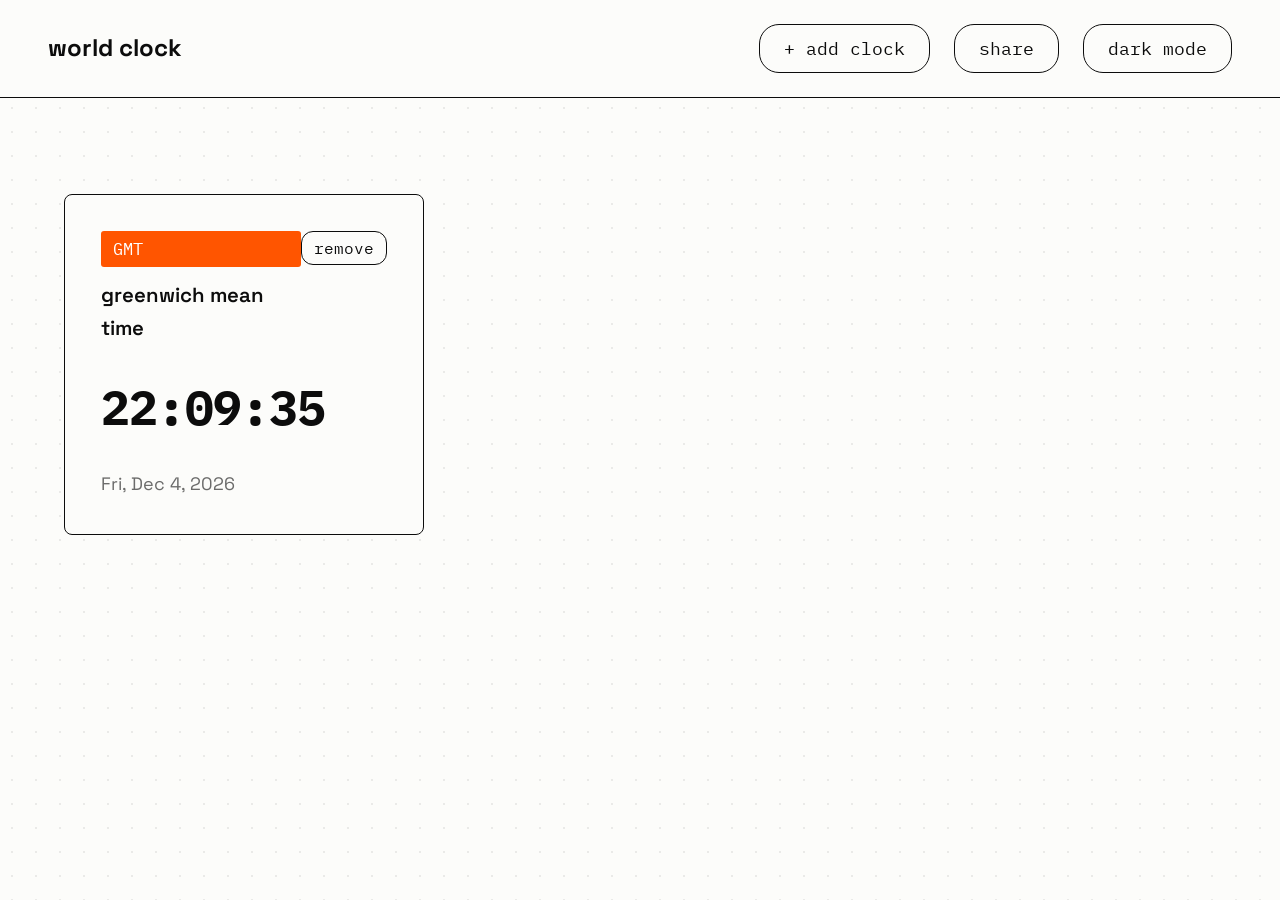
<file: clock.html>
<!DOCTYPE html>
<html lang="en">
<!--
===============================================================================
Document Title : Clock
Author         : Aaditya Rengarajan
Development    : Vibe-coded with assistance from Anthropic's Claude Sonnet 4.5
Description    : Clocks of the world
Created On     : 2026-01-16
Last Modified  : 2026-01-16
===============================================================================
-->
<head>
    <meta charset="UTF-8">
    <meta name="viewport" content="width=device-width, initial-scale=1.0">
    <title>world clock</title>
    <link href="https://fonts.googleapis.com/css2?family=Space+Grotesk:wght@400;700&family=IBM+Plex+Mono:wght@500&display=swap" rel="stylesheet">
    <style>
        :root {
            --bg: #fcfcfa;
            --fg: #0c0c0c;
            --accent: #ff5500;
            --dot: rgba(0, 0, 0, .07);
            --border: 1px solid var(--fg);
            font-size: 24px;
        }

        body.dark {
            --bg: #0c0c0c;
            --fg: #fcfcfa;
            --dot: rgba(255, 255, 255, .1);
        }

        * {
            box-sizing: border-box;
            margin: 0;
            padding: 0;
        }

        body {
            background: var(--bg);
            color: var(--fg);
            font-family: 'Space Grotesk', sans-serif;
            line-height: 1.6;
            min-height: 100vh;
            overflow-x: hidden;
            transition: background .3s, color .3s;
        }

        body::before {
            content: "";
            position: fixed;
            inset: 0;
            z-index: -1;
            background-image: radial-gradient(circle, var(--dot) 1px, transparent 1px);
            background-size: 24px 24px;
            animation: grid 45s linear infinite;
        }

        @keyframes grid {
            to {
                background-position: 300px 300px;
            }
        }

        nav {
            display: flex;
            justify-content: space-between;
            align-items: center;
            padding: 1rem 2rem;
            border-bottom: var(--border);
            background: var(--bg);
            position: sticky;
            top: 0;
            z-index: 10;
        }

        nav h1 {
            font-size: 1rem;
            font-weight: 700;
            text-transform: lowercase;
        }

        .nav-actions {
            display: flex;
            gap: 1rem;
            align-items: center;
        }

        button {
            font-family: 'IBM Plex Mono', monospace;
            font-size: .75rem;
            text-transform: lowercase;
            padding: .5rem 1rem;
            border: var(--border);
            background: var(--bg);
            color: var(--fg);
            cursor: pointer;
            border-radius: 20px;
            transition: .3s;
        }

        button:hover {
            background: var(--accent);
            color: #fff;
            border-color: var(--accent);
        }

        .container {
            max-width: 1200px;
            margin: 0 auto;
            padding: 2rem 1rem;
        }

        .clocks-grid {
            display: grid;
            grid-template-columns: repeat(auto-fill, minmax(280px, 1fr));
            gap: 1.5rem;
            margin-top: 2rem;
        }

        .clock-card {
            border: var(--border);
            padding: 1.5rem;
            border-radius: 8px;
            background: var(--bg);
            position: relative;
        }

        .clock-header {
            display: flex;
            justify-content: space-between;
            align-items: flex-start;
            margin-bottom: 1rem;
        }

        .clock-zone {
            font-family: 'IBM Plex Mono', monospace;
            font-size: .7rem;
            text-transform: uppercase;
            background: var(--accent);
            color: #fff;
            padding: .2rem .5rem;
            border-radius: 3px;
        }

        .clock-name {
            font-size: .85rem;
            font-weight: 600;
            text-transform: lowercase;
            margin-top: .5rem;
        }

        .clock-time {
            font-family: 'IBM Plex Mono', monospace;
            font-size: 2rem;
            font-weight: 700;
            margin: 1rem 0;
            letter-spacing: -1px;
        }

        .clock-date {
            font-size: .75rem;
            opacity: .6;
        }

        .remove-btn {
            padding: .25rem .5rem;
            font-size: .65rem;
            border-radius: 12px;
        }

        .modal {
            position: fixed;
            inset: 0;
            z-index: 999;
            background: rgba(0, 0, 0, 0.6);
            backdrop-filter: blur(6px);
            display: none;
            align-items: center;
            justify-content: center;
        }

        .modal.active {
            display: flex;
        }

        .modal-content {
            max-width: 500px;
            width: 90%;
            padding: 2rem;
            background: var(--bg);
            border: var(--border);
            border-radius: 10px;
        }

        .modal-header {
            display: flex;
            justify-content: space-between;
            align-items: center;
            margin-bottom: 1.5rem;
        }

        .modal h2 {
            font-size: 1.2rem;
            text-transform: lowercase;
        }

        .close-btn {
            background: none;
            border: none;
            font-size: 1.5rem;
            cursor: pointer;
            padding: 0;
            width: 30px;
            height: 30px;
        }

        .form-group {
            margin-bottom: 1.5rem;
        }

        label {
            display: block;
            font-family: 'IBM Plex Mono', monospace;
            font-size: .75rem;
            text-transform: lowercase;
            margin-bottom: .5rem;
        }

        input, select {
            width: 100%;
            font-family: 'IBM Plex Mono', monospace;
            font-size: .85rem;
            padding: .75rem;
            border: var(--border);
            background: var(--bg);
            color: var(--fg);
            border-radius: 4px;
        }

        .timezone-list {
            max-height: 300px;
            overflow-y: auto;
            border: var(--border);
            border-radius: 4px;
            margin-top: .5rem;
        }

        .timezone-item {
            padding: .75rem;
            border-bottom: var(--border);
            cursor: pointer;
            transition: .2s;
            font-size: .8rem;
        }

        .timezone-item:last-child {
            border-bottom: none;
        }

        .timezone-item:hover {
            background: var(--accent);
            color: #fff;
        }

        .share-section {
            margin-top: 1.5rem;
            padding: 1rem;
            background: rgba(128, 128, 128, 0.1);
            border-radius: 4px;
        }

        .share-url {
            font-family: 'IBM Plex Mono', monospace;
            font-size: .7rem;
            word-break: break-all;
            margin-top: .5rem;
            padding: .75rem;
            background: var(--bg);
            border: var(--border);
            border-radius: 4px;
        }

        @media (max-width: 640px) {
            nav {
                flex-direction: column;
                gap: 1rem;
            }

            .clocks-grid {
                grid-template-columns: 1fr;
            }
        }
    </style>
</head>
<body>
    <nav>
        <h1>world clock</h1>
        <div class="nav-actions">
            <button id="addClockBtn">+ add clock</button>
            <button id="shareBtn">share</button>
            <button id="darkModeBtn">dark mode</button>
        </div>
    </nav>

    <div class="container">
        <div class="clocks-grid" id="clocksGrid"></div>
    </div>

    <!-- Add Clock Modal -->
    <div class="modal" id="addModal">
        <div class="modal-content">
            <div class="modal-header">
                <h2>add timezone</h2>
                <button class="close-btn" id="closeAddModal">✕</button>
            </div>
            <div class="form-group">
                <label>search timezone</label>
                <input type="text" id="timezoneSearch" placeholder="type to filter...">
            </div>
            <div class="timezone-list" id="timezoneList"></div>
        </div>
    </div>

    <!-- Share Modal -->
    <div class="modal" id="shareModal">
        <div class="modal-content">
            <div class="modal-header">
                <h2>share clocks</h2>
                <button class="close-btn" id="closeShareModal">✕</button>
            </div>
            <div class="share-section">
                <label>shareable url</label>
                <div class="share-url" id="shareUrl"></div>
                <button id="copyUrlBtn" style="margin-top: 1rem; width: 100%;">copy url</button>
            </div>
        </div>
    </div>

    <script>
        // Timezone database with GMT offsets
        const TIMEZONES = [
            { name: 'EST', fullName: 'Eastern Standard Time', offset: -5 },
            { name: 'CST', fullName: 'Central Standard Time', offset: -6 },
            { name: 'MST', fullName: 'Mountain Standard Time', offset: -7 },
            { name: 'PST', fullName: 'Pacific Standard Time', offset: -8 },
            { name: 'GMT', fullName: 'Greenwich Mean Time', offset: 0 },
            { name: 'BST', fullName: 'British Summer Time', offset: 1 },
            { name: 'CET', fullName: 'Central European Time', offset: 1 },
            { name: 'EET', fullName: 'Eastern European Time', offset: 2 },
            { name: 'AST', fullName: 'Arabia Standard Time', offset: 3 },
            { name: 'GST', fullName: 'Gulf Standard Time', offset: 4 },
            { name: 'IST', fullName: 'India Standard Time', offset: 5.5 },
            { name: 'CST', fullName: 'China Standard Time', offset: 8 },
            { name: 'JST', fullName: 'Japan Standard Time', offset: 9 },
            { name: 'AEST', fullName: 'Australian Eastern Standard Time', offset: 10 },
            { name: 'NZST', fullName: 'New Zealand Standard Time', offset: 12 },
            { name: 'HST', fullName: 'Hawaii Standard Time', offset: -10 },
            { name: 'AKST', fullName: 'Alaska Standard Time', offset: -9 },
            { name: 'BRT', fullName: 'Brasilia Time', offset: -3 },
            { name: 'ART', fullName: 'Argentina Time', offset: -3 },
            { name: 'PKT', fullName: 'Pakistan Standard Time', offset: 5 },
            { name: 'WIB', fullName: 'Western Indonesia Time', offset: 7 },
            { name: 'KST', fullName: 'Korea Standard Time', offset: 9 },
        ];

        let clocks = [];

        // Parse URL parameters on load
        function parseURL() {
            const params = new URLSearchParams(window.location.search);
            const zones = params.get('zones');
            
            if (zones) {
                const offsetsArray = zones.split(',').map(z => parseFloat(z.trim()));
                offsetsArray.forEach(offset => {
                    const tz = findTimezoneByOffset(offset) || { 
                        name: `GMT${offset >= 0 ? '+' : ''}${offset}`, 
                        fullName: `GMT${offset >= 0 ? '+' : ''}${offset}`, 
                        offset 
                    };
                    addClock(tz);
                });
            } else {
                // Add local timezone by default
                const localOffset = -new Date().getTimezoneOffset() / 60;
                const localTz = findTimezoneByOffset(localOffset) || { 
                    name: 'Local', 
                    fullName: 'Local Time', 
                    offset: localOffset 
                };
                addClock(localTz);
            }
        }

        function findTimezoneByOffset(offset) {
            return TIMEZONES.find(tz => tz.offset === offset);
        }

        function addClock(timezone) {
            if (!clocks.some(c => c.offset === timezone.offset)) {
                clocks.push(timezone);
                renderClocks();
            }
        }

        function removeClock(offset) {
            clocks = clocks.filter(c => c.offset !== offset);
            renderClocks();
        }

        function renderClocks() {
            const grid = document.getElementById('clocksGrid');
            grid.innerHTML = '';

            clocks.forEach(tz => {
                const card = document.createElement('div');
                card.className = 'clock-card';
                
                const time = getTimeForOffset(tz.offset);
                
                card.innerHTML = `
                    <div class="clock-header">
                        <div>
                            <div class="clock-zone">${tz.name}</div>
                            <div class="clock-name">${tz.fullName}</div>
                        </div>
                        <button class="remove-btn" onclick="removeClock(${tz.offset})">remove</button>
                    </div>
                    <div class="clock-time" data-offset="${tz.offset}"></div>
                    <div class="clock-date" data-offset="${tz.offset}-date"></div>
                `;
                
                grid.appendChild(card);
            });

            updateAllClocks();
        }

        function getTimeForOffset(offset) {
            const now = new Date();
            const utc = now.getTime() + (now.getTimezoneOffset() * 60000);
            const targetTime = new Date(utc + (3600000 * offset));
            return targetTime;
        }

        function formatTime(date) {
            return date.toLocaleTimeString('en-US', { 
                hour: '2-digit', 
                minute: '2-digit', 
                second: '2-digit',
                hour12: false 
            });
        }

        function formatDate(date) {
            return date.toLocaleDateString('en-US', { 
                weekday: 'short', 
                year: 'numeric', 
                month: 'short', 
                day: 'numeric' 
            });
        }

        function updateAllClocks() {
            clocks.forEach(tz => {
                const time = getTimeForOffset(tz.offset);
                const timeEl = document.querySelector(`[data-offset="${tz.offset}"]`);
                const dateEl = document.querySelector(`[data-offset="${tz.offset}-date"]`);
                
                if (timeEl) timeEl.textContent = formatTime(time);
                if (dateEl) dateEl.textContent = formatDate(time);
            });
        }

        // Update clocks every second
        setInterval(updateAllClocks, 1000);

        // Modal handling
        const addModal = document.getElementById('addModal');
        const shareModal = document.getElementById('shareModal');

        document.getElementById('addClockBtn').addEventListener('click', () => {
            addModal.classList.add('active');
            renderTimezoneList();
        });

        document.getElementById('shareBtn').addEventListener('click', () => {
            shareModal.classList.add('active');
            generateShareURL();
        });

        document.getElementById('closeAddModal').addEventListener('click', () => {
            addModal.classList.remove('active');
        });

        document.getElementById('closeShareModal').addEventListener('click', () => {
            shareModal.classList.remove('active');
        });

        // Close modals on outside click
        [addModal, shareModal].forEach(modal => {
            modal.addEventListener('click', (e) => {
                if (e.target === modal) {
                    modal.classList.remove('active');
                }
            });
        });

        // Render timezone list
        function renderTimezoneList(filter = '') {
            const list = document.getElementById('timezoneList');
            const filtered = TIMEZONES.filter(tz => 
                tz.name.toLowerCase().includes(filter.toLowerCase()) ||
                tz.fullName.toLowerCase().includes(filter.toLowerCase()) ||
                tz.offset.toString().includes(filter)
            );

            list.innerHTML = filtered.map(tz => `
                <div class="timezone-item" onclick="selectTimezone(${tz.offset})">
                    <strong>${tz.name}</strong> (GMT${tz.offset >= 0 ? '+' : ''}${tz.offset})
                    <br><span style="font-size: .7rem; opacity: .7;">${tz.fullName}</span>
                </div>
            `).join('');
        }

        document.getElementById('timezoneSearch').addEventListener('input', (e) => {
            renderTimezoneList(e.target.value);
        });

        function selectTimezone(offset) {
            const tz = findTimezoneByOffset(offset);
            if (tz) {
                addClock(tz);
                addModal.classList.remove('active');
                document.getElementById('timezoneSearch').value = '';
            }
        }

        // Generate share URL
        function generateShareURL() {
            const baseURL = window.location.origin + window.location.pathname;
            const zones = clocks.map(c => c.offset >= 0 ? `+${c.offset}` : c.offset).join(',');
            const shareURL = `${baseURL}?zones=${zones}`;
            
            document.getElementById('shareUrl').textContent = shareURL;
        }

        document.getElementById('copyUrlBtn').addEventListener('click', () => {
            const url = document.getElementById('shareUrl').textContent;
            navigator.clipboard.writeText(url).then(() => {
                const btn = document.getElementById('copyUrlBtn');
                const originalText = btn.textContent;
                btn.textContent = 'copied!';
                setTimeout(() => {
                    btn.textContent = originalText;
                }, 2000);
            });
        });

        // Initialize
        parseURL();

        // Dark mode toggle
        const darkModeBtn = document.getElementById('darkModeBtn');
        const savedTheme = localStorage.getItem('theme');
        
        if (savedTheme === 'dark') {
            document.body.classList.add('dark');
            darkModeBtn.textContent = 'light mode';
        }

        darkModeBtn.addEventListener('click', () => {
            document.body.classList.toggle('dark');
            const isDark = document.body.classList.contains('dark');
            darkModeBtn.textContent = isDark ? 'light mode' : 'dark mode';
            localStorage.setItem('theme', isDark ? 'dark' : 'light');
        });
    </script>
</body>
</html>
</file>
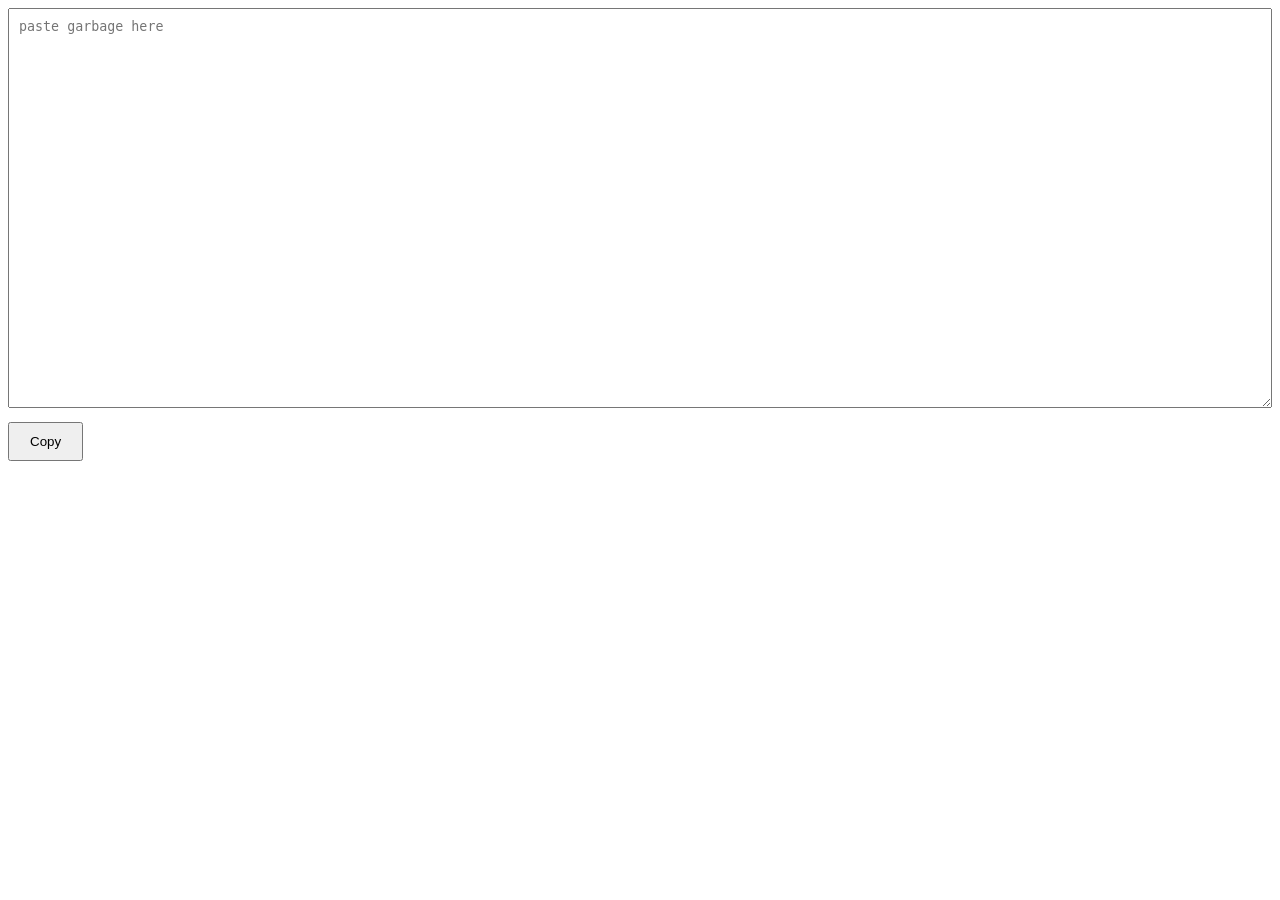
<file: ~fun/garbage-cleaner.html>
<!doctype html>
<html>
    <body>
        <textarea placeholder="paste garbage here" id="textInput" rows="20" cols="80" style="width:100%;height:400px;font-family:monospace;padding:10px;box-sizing:border-box;"></textarea>
        <br>
        <button id="copyButton" style="padding:10px 20px;margin-top:10px;cursor:pointer;">Copy</button>
        <script>
            const textInput = document.getElementById('textInput');
            const copyButton = document.getElementById('copyButton');

            textInput.oninput = function() {
                this.value = this.value
                    .normalize('NFC')
                    .replace(/[^\p{L}\p{N} \n\r]/gu, '')
                    .replace(/[ \t]+/g, ' ')
                    .replace(/\n\s+/g, '\n')
                    .trim();
            };

            copyButton.onclick = function() {
                navigator.clipboard.writeText(textInput.value);
            };
        </script>
    </body>
</html>
</file>
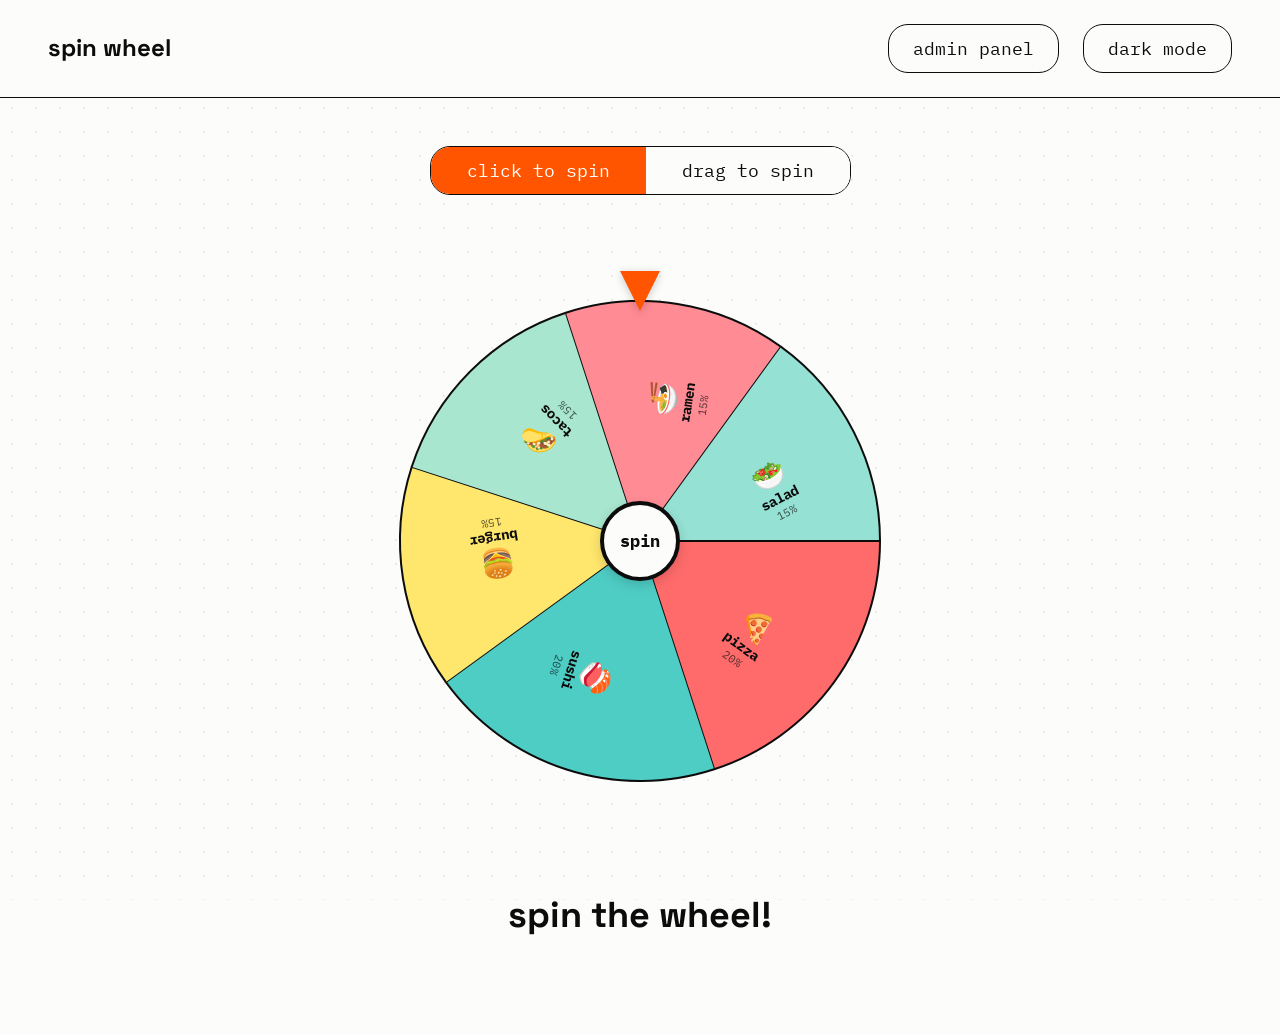
<file: ~fun/spin.html>
<!DOCTYPE html>
<html lang="en">
<!--
===============================================================================
Document Title : Spin Wheel
Author         : Aaditya Rengarajan
Development    : Vibe-coded with assistance from Anthropic's Claude Sonnet 4.5
Description    : Spin a wheel!
Created On     : 2026-01-27
Last Modified  : 2026-01-27
===============================================================================
-->
<head>
    <meta charset="UTF-8">
    <meta name="viewport" content="width=device-width, initial-scale=1.0">
    <title>spin wheel</title>
    <link href="https://fonts.googleapis.com/css2?family=Space+Grotesk:wght@400;700&family=IBM+Plex+Mono:wght@500&display=swap" rel="stylesheet">
    <style>
        :root {
            --bg: #fcfcfa;
            --fg: #0c0c0c;
            --accent: #ff5500;
            --dot: rgba(0, 0, 0, .07);
            --border: 1px solid var(--fg);
            font-size: 24px;
        }

        body.dark {
            --bg: #0c0c0c;
            --fg: #fcfcfa;
            --dot: rgba(255, 255, 255, .1);
        }

        * {
            box-sizing: border-box;
            margin: 0;
            padding: 0;
        }

        body {
            background: var(--bg);
            color: var(--fg);
            font-family: 'Space Grotesk', sans-serif;
            line-height: 1.6;
            min-height: 100vh;
            overflow-x: hidden;
            transition: background .3s, color .3s;
            display: flex;
            flex-direction: column;
        }

        body::before {
            content: "";
            position: fixed;
            inset: 0;
            z-index: -1;
            background-image: radial-gradient(circle, var(--dot) 1px, transparent 1px);
            background-size: 24px 24px;
            animation: grid 45s linear infinite;
        }

        @keyframes grid {
            to {
                background-position: 300px 300px;
            }
        }

        nav {
            display: flex;
            justify-content: space-between;
            align-items: center;
            padding: 1rem 2rem;
            border-bottom: var(--border);
            background: var(--bg);
            position: sticky;
            top: 0;
            z-index: 10;
        }

        nav h1 {
            font-size: 1rem;
            font-weight: 700;
            text-transform: lowercase;
        }

        .nav-actions {
            display: flex;
            gap: 1rem;
            align-items: center;
            flex-wrap: wrap;
        }

        button {
            font-family: 'IBM Plex Mono', monospace;
            font-size: .75rem;
            text-transform: lowercase;
            padding: .5rem 1rem;
            border: var(--border);
            background: var(--bg);
            color: var(--fg);
            cursor: pointer;
            border-radius: 20px;
            transition: .3s;
        }

        button:hover {
            background: var(--accent);
            color: #fff;
            border-color: var(--accent);
        }

        button:disabled {
            opacity: 0.5;
            cursor: not-allowed;
        }

        button:disabled:hover {
            background: var(--bg);
            color: var(--fg);
            border-color: var(--fg);
        }

        .container {
            flex: 1;
            display: flex;
            flex-direction: column;
            align-items: center;
            justify-content: center;
            padding: 2rem 1rem;
            max-width: 1200px;
            margin: 0 auto;
            width: 100%;
        }

        .mode-toggle {
            display: flex;
            gap: 0;
            border: var(--border);
            border-radius: 20px;
            overflow: hidden;
            margin-bottom: 2rem;
        }

        .mode-toggle button {
            border: none;
            border-radius: 0;
            padding: .5rem 1.5rem;
        }

        .mode-toggle button.active {
            background: var(--accent);
            color: #fff;
        }

        .wheel-container {
            position: relative;
            width: min(90vw, 500px);
            height: min(90vw, 500px);
            margin: 2rem 0;
        }

        .wheel-wrapper {
            position: absolute;
            inset: 0;
            border-radius: 50%;
            overflow: hidden;
        }

        canvas {
            width: 100%;
            height: 100%;
            cursor: pointer;
            transition: filter 0.3s;
        }

        canvas.spinning {
            cursor: not-allowed;
        }

        .pointer {
            position: absolute;
            top: -20px;
            left: 50%;
            transform: translateX(-50%);
            width: 0;
            height: 0;
            border-left: 20px solid transparent;
            border-right: 20px solid transparent;
            border-top: 40px solid var(--accent);
            z-index: 5;
            filter: drop-shadow(0 2px 4px rgba(0,0,0,0.2));
        }

        .center-button {
            position: absolute;
            top: 50%;
            left: 50%;
            transform: translate(-50%, -50%);
            width: 80px;
            height: 80px;
            border-radius: 50%;
            background: var(--bg);
            border: 4px solid var(--fg);
            display: flex;
            align-items: center;
            justify-content: center;
            font-family: 'IBM Plex Mono', monospace;
            font-size: 0.7rem;
            font-weight: 700;
            text-transform: lowercase;
            cursor: pointer;
            z-index: 10;
            transition: all 0.3s;
            box-shadow: 0 4px 12px rgba(0,0,0,0.15);
        }

        .center-button:hover {
            background: var(--accent);
            color: #fff;
            border-color: var(--accent);
            transform: translate(-50%, -50%) scale(1.05);
        }

        .center-button.spinning {
            cursor: not-allowed;
            background: var(--bg);
            color: var(--fg);
            border-color: var(--fg);
        }

        .result-display {
            text-align: center;
            margin-top: 2rem;
            min-height: 100px;
        }

        .result-display h2 {
            font-size: 1.5rem;
            text-transform: lowercase;
            margin-bottom: 0.5rem;
        }

        .result-display .winner {
            font-family: 'IBM Plex Mono', monospace;
            font-size: 2rem;
            color: var(--accent);
            margin: 1rem 0;
        }

        .result-display .winner-icon {
            font-size: 3rem;
            margin-bottom: 0.5rem;
        }

        /* Modal */
        .modal {
            position: fixed;
            inset: 0;
            z-index: 999;
            background: rgba(0, 0, 0, 0.6);
            backdrop-filter: blur(6px);
            display: none;
            align-items: center;
            justify-content: center;
            padding: 1rem;
        }

        .modal.active {
            display: flex;
        }

        .modal-content {
            max-width: 600px;
            width: 100%;
            max-height: 80vh;
            padding: 2rem;
            background: var(--bg);
            border: var(--border);
            border-radius: 10px;
            overflow-y: auto;
        }

        .modal-header {
            display: flex;
            justify-content: space-between;
            align-items: center;
            margin-bottom: 1.5rem;
        }

        .modal h2 {
            font-size: 1.2rem;
            text-transform: lowercase;
            font-weight: 700;
        }

        .close-btn {
            background: none;
            border: none;
            font-size: 1.5rem;
            cursor: pointer;
            padding: 0;
            width: 30px;
            height: 30px;
        }

        .item-list {
            display: flex;
            flex-direction: column;
            gap: 1rem;
            margin-bottom: 1.5rem;
        }

        .item-card {
            border: var(--border);
            padding: 1rem;
            border-radius: 8px;
            background: var(--bg);
        }

        .item-header {
            display: flex;
            justify-content: space-between;
            align-items: center;
            margin-bottom: 0.5rem;
        }

        .item-header h3 {
            font-size: 0.9rem;
            text-transform: lowercase;
        }

        .form-row {
            display: grid;
            grid-template-columns: 1fr 100px;
            gap: 0.5rem;
            margin-bottom: 0.5rem;
        }

        label {
            display: block;
            font-family: 'IBM Plex Mono', monospace;
            font-size: .65rem;
            text-transform: lowercase;
            margin-bottom: .3rem;
            opacity: 0.7;
        }

        input {
            width: 100%;
            font-family: 'IBM Plex Mono', monospace;
            font-size: .75rem;
            padding: .5rem;
            border: var(--border);
            background: var(--bg);
            color: var(--fg);
            border-radius: 4px;
        }

        input:focus {
            outline: none;
            border-color: var(--accent);
        }

        .delete-btn {
            padding: .3rem .7rem;
            font-size: .65rem;
            background: transparent;
            color: #d44;
            border-color: #d44;
        }

        .delete-btn:hover {
            background: #d44;
            color: #fff;
        }

        .add-item-btn {
            width: 100%;
            padding: .7rem;
        }

        .validation-msg {
            font-family: 'IBM Plex Mono', monospace;
            font-size: .7rem;
            padding: 0.7rem;
            border-radius: 4px;
            margin-top: 1rem;
            text-align: center;
        }

        .validation-msg.error {
            background: rgba(221, 68, 68, 0.1);
            color: #d44;
            border: 1px solid #d44;
        }

        .validation-msg.success {
            background: rgba(34, 197, 94, 0.1);
            color: #22c55e;
            border: 1px solid #22c55e;
        }

        .drag-hint {
            font-family: 'IBM Plex Mono', monospace;
            font-size: .7rem;
            text-align: center;
            margin-top: 1rem;
            opacity: 0.6;
        }

        @media (max-width: 768px) {
            .nav-actions {
                justify-content: center;
            }
            
            .form-row {
                grid-template-columns: 1fr;
            }
        }
    </style>
</head>
<body>
    <nav>
        <h1>spin wheel</h1>
        <div class="nav-actions">
            <button id="adminBtn">admin panel</button>
            <button id="darkModeBtn">dark mode</button>
        </div>
    </nav>

    <div class="container">
        <div class="mode-toggle">
            <button id="clickMode" class="active">click to spin</button>
            <button id="dragMode">drag to spin</button>
        </div>

        <div class="wheel-container">
            <div class="pointer"></div>
            <div class="wheel-wrapper">
                <canvas id="wheelCanvas"></canvas>
            </div>
            <div class="center-button" id="centerBtn">spin</div>
        </div>

        <div id="dragHint" class="drag-hint" style="display: none;">
            click and drag the wheel to spin
        </div>

        <div class="result-display" id="resultDisplay">
            <h2>spin the wheel!</h2>
        </div>
    </div>

    <!-- Admin Modal -->
    <div class="modal" id="adminModal">
        <div class="modal-content">
            <div class="modal-header">
                <h2>admin panel</h2>
                <button class="close-btn" id="closeModal">✕</button>
            </div>

            <div class="item-list" id="itemList"></div>

            <button class="add-item-btn" id="addItemBtn">+ add item</button>

            <div class="validation-msg" id="validationMsg" style="display: none;"></div>
        </div>
    </div>

    <script>
        // Default wheel items
        let items = [
            { name: 'pizza', probability: 20, icon: '🍕', color: '#ff6b6b' },
            { name: 'sushi', probability: 20, icon: '🍣', color: '#4ecdc4' },
            { name: 'burger', probability: 15, icon: '🍔', color: '#ffe66d' },
            { name: 'tacos', probability: 15, icon: '🌮', color: '#a8e6cf' },
            { name: 'ramen', probability: 15, icon: '🍜', color: '#ff8b94' },
            { name: 'salad', probability: 15, icon: '🥗', color: '#95e1d3' }
        ];

        // Wheel state
        let currentRotation = 0;
        let isSpinning = false;
        let isDragging = false;
        let lastAngle = 0;
        let velocity = 0;
        let mode = 'click'; // 'click' or 'drag'

        // Canvas setup
        const canvas = document.getElementById('wheelCanvas');
        const ctx = canvas.getContext('2d');
        const centerBtn = document.getElementById('centerBtn');
        const resultDisplay = document.getElementById('resultDisplay');
        const adminModal = document.getElementById('adminModal');
        const dragHint = document.getElementById('dragHint');

        // Set canvas size
        function resizeCanvas() {
            const size = Math.min(window.innerWidth * 0.9, 500);
            canvas.width = size * 2; // Higher resolution
            canvas.height = size * 2;
            canvas.style.width = size + 'px';
            canvas.style.height = size + 'px';
            ctx.scale(2, 2);
            drawWheel();
        }

        // Draw the wheel
        function drawWheel() {
            const centerX = canvas.width / 4;
            const centerY = canvas.height / 4;
            const radius = Math.min(centerX, centerY) - 10;

            ctx.clearRect(0, 0, canvas.width / 2, canvas.height / 2);
            ctx.save();
            ctx.translate(centerX, centerY);
            ctx.rotate((currentRotation * Math.PI) / 180);

            let startAngle = 0;

            items.forEach((item, index) => {
                const sliceAngle = (item.probability / 100) * 2 * Math.PI;
                
                // Draw slice
                ctx.beginPath();
                ctx.arc(0, 0, radius, startAngle, startAngle + sliceAngle);
                ctx.lineTo(0, 0);
                ctx.fillStyle = item.color || generateColors(items.length)[index];
                ctx.fill();
                ctx.strokeStyle = getComputedStyle(document.body).getPropertyValue('--fg');
                ctx.lineWidth = 2;
                ctx.stroke();

                // Draw text and icon
                ctx.save();
                ctx.rotate(startAngle + sliceAngle / 2);
                ctx.textAlign = 'center';
                ctx.fillStyle = getComputedStyle(document.body).getPropertyValue('--fg');
                
                // Draw icon
                ctx.font = 'bold 28px Arial';
                ctx.fillText(item.icon, radius * 0.6, 10);
                
                // Draw name
                ctx.font = 'bold 14px "IBM Plex Mono", monospace';
                ctx.fillText(item.name, radius * 0.6, 30);
                
                // Draw probability
                ctx.font = '11px "IBM Plex Mono", monospace';
                ctx.fillStyle = getComputedStyle(document.body).getPropertyValue('--fg');
                ctx.globalAlpha = 0.7;
                ctx.fillText(`${item.probability}%`, radius * 0.6, 45);
                ctx.globalAlpha = 1;
                
                ctx.restore();

                startAngle += sliceAngle;
            });

            ctx.restore();
        }

        // Generate colors for wheel slices
        function generateColors(count) {
            const colors = [];
            const isDark = document.body.classList.contains('dark');
            
            for (let i = 0; i < count; i++) {
                const hue = (i * 360) / count;
                const saturation = 70;
                const lightness = isDark ? 45 : 75;
                colors.push(`hsl(${hue}, ${saturation}%, ${lightness}%)`);
            }
            return colors;
        }

        // Spin the wheel (click mode)
        function spinWheel() {
            if (isSpinning) return;
            
            isSpinning = true;
            centerBtn.classList.add('spinning');
            centerBtn.textContent = '...';
            canvas.classList.add('spinning');
            
            const spins = 5 + Math.random() * 5; // 5-10 full rotations
            const extraDegrees = Math.random() * 360;
            const totalRotation = spins * 360 + extraDegrees;
            const duration = 3000 + Math.random() * 2000; // 3-5 seconds
            
            animateSpin(totalRotation, duration);
        }

        // Animate spin
        function animateSpin(totalRotation, duration) {
            const startTime = Date.now();
            const startRotation = currentRotation;
            
            function animate() {
                const elapsed = Date.now() - startTime;
                const progress = Math.min(elapsed / duration, 1);
                
                // Easing function (ease-out)
                const easeOut = 1 - Math.pow(1 - progress, 3);
                
                currentRotation = (startRotation + totalRotation * easeOut) % 360;
                drawWheel();
                
                if (progress < 1) {
                    requestAnimationFrame(animate);
                } else {
                    finishSpin();
                }
            }
            
            animate();
        }

        // Finish spin and show result
        function finishSpin() {
            isSpinning = false;
            centerBtn.classList.remove('spinning');
            centerBtn.textContent = 'spin';
            canvas.classList.remove('spinning');
            
        }

        // Click mode
        centerBtn.addEventListener('click', () => {
            if (mode === 'click') {
                spinWheel();
            }
        });

        // Drag mode
        function getAngle(x, y) {
            const rect = canvas.getBoundingClientRect();
            const centerX = rect.left + rect.width / 2;
            const centerY = rect.top + rect.height / 2;
            return Math.atan2(y - centerY, x - centerX) * 180 / Math.PI;
        }

        canvas.addEventListener('mousedown', (e) => {
            if (mode === 'drag' && !isSpinning) {
                isDragging = true;
                lastAngle = getAngle(e.clientX, e.clientY);
                velocity = 0;
            }
        });

        canvas.addEventListener('mousemove', (e) => {
            if (isDragging) {
                const currentAngle = getAngle(e.clientX, e.clientY);
                let delta = currentAngle - lastAngle;
                
                // Handle angle wrap-around
                if (delta > 180) delta -= 360;
                if (delta < -180) delta += 360;
                
                velocity = delta;
                currentRotation += delta;
                lastAngle = currentAngle;
                drawWheel();
            }
        });

        function stopDragging() {
            if (isDragging) {
                isDragging = false;
                
                // Apply momentum
                if (Math.abs(velocity) > 1) {
                    applyMomentum();
                }
            }
        }

        canvas.addEventListener('mouseup', stopDragging);
        canvas.addEventListener('mouseleave', stopDragging);

        // Touch events for mobile
        canvas.addEventListener('touchstart', (e) => {
            if (mode === 'drag' && !isSpinning) {
                isDragging = true;
                const touch = e.touches[0];
                lastAngle = getAngle(touch.clientX, touch.clientY);
                velocity = 0;
                e.preventDefault();
            }
        });

        canvas.addEventListener('touchmove', (e) => {
            if (isDragging) {
                const touch = e.touches[0];
                const currentAngle = getAngle(touch.clientX, touch.clientY);
                let delta = currentAngle - lastAngle;
                
                if (delta > 180) delta -= 360;
                if (delta < -180) delta += 360;
                
                velocity = delta;
                currentRotation += delta;
                lastAngle = currentAngle;
                drawWheel();
                e.preventDefault();
            }
        });

        canvas.addEventListener('touchend', stopDragging);

        // Apply momentum after drag
        function applyMomentum() {
            isSpinning = true;
            canvas.classList.add('spinning');
            centerBtn.classList.add('spinning');
            centerBtn.textContent = '...';
            
            // Amplify the velocity for dramatic effect (3x multiplier)
            velocity *= 15;
            
            function decelerate() {
                velocity *= 0.96; // Slightly slower deceleration for longer spin
                currentRotation += velocity;
                drawWheel();
                
                if (Math.abs(velocity) > 0.1) {
                    requestAnimationFrame(decelerate);
                } else {
                    finishSpin();
                }
            }
            
            decelerate();
        }

        // Mode toggle
        document.getElementById('clickMode').addEventListener('click', () => {
            mode = 'click';
            document.getElementById('clickMode').classList.add('active');
            document.getElementById('dragMode').classList.remove('active');
            centerBtn.style.display = 'flex';
            dragHint.style.display = 'none';
        });

        document.getElementById('dragMode').addEventListener('click', () => {
            mode = 'drag';
            document.getElementById('dragMode').classList.add('active');
            document.getElementById('clickMode').classList.remove('active');
            centerBtn.style.display = 'none';
            dragHint.style.display = 'block';
        });

        // Admin panel
        document.getElementById('adminBtn').addEventListener('click', () => {
            adminModal.classList.add('active');
            renderItemList();
        });

        document.getElementById('closeModal').addEventListener('click', () => {
            adminModal.classList.remove('active');
        });

        adminModal.addEventListener('click', (e) => {
            if (e.target === adminModal) {
                adminModal.classList.remove('active');
            }
        });

        // Render item list in admin panel
        function renderItemList() {
            const itemList = document.getElementById('itemList');
            itemList.innerHTML = items.map((item, index) => `
                <div class="item-card">
                    <div class="item-header">
                        <h3>item ${index + 1}</h3>
                        <button class="delete-btn" onclick="deleteItem(${index})">delete</button>
                    </div>
                    <div class="form-row">
                        <div>
                            <label>name</label>
                            <input type="text" value="${item.name}" onchange="updateItem(${index}, 'name', this.value)">
                        </div>
                    </div>
                    <div class="form-row">
                        <div>
                            <label>icon (emoji or image URL)</label>
                            <input type="text" value="${item.icon}" onchange="updateItem(${index}, 'icon', this.value)">
                        </div>
                        <div>
                            <label>probability</label>
                            <input type="text" value="${item.probability}" onchange="updateItem(${index}, 'probability', this.value)">
                        </div>
                        <div>
                            <label>background color</label>
                            <input type="color" value="${item.color || '#ff5500'}" onchange="updateItem(${index}, 'color', this.value)" style="height: 40px; padding: 2px;">
                        </div>
                    </div>
                </div>
            `).join('');
            
            validateProbabilities();
        }

        // Update item
        window.updateItem = function(index, field, value) {
            if (field === 'probability') {
                items[index][field] = Math.max(1, Math.min(100, parseInt(value) || 1));
            } else {
                items[index][field] = value;
            }
            validateProbabilities();
            drawWheel();
        };

        // Delete item
        window.deleteItem = function(index) {
            if (items.length > 2) {
                items.splice(index, 1);
                renderItemList();
                drawWheel();
            } else {
                showValidation('need at least 2 items', 'error');
            }
        };

        // Add item
        document.getElementById('addItemBtn').addEventListener('click', () => {
            const defaultColors = ['#ff6b6b', '#4ecdc4', '#ffe66d', '#a8e6cf', '#ff8b94', '#95e1d3', '#ffd93d', '#6bcf7f'];
            items.push({
                name: `item ${items.length + 1}`,
                probability: 10,
                icon: '⭐',
                color: defaultColors[items.length % defaultColors.length]
            });
            renderItemList();
            drawWheel();
        });

        // Validate probabilities
        function validateProbabilities() {
            const total = items.reduce((sum, item) => sum + item.probability, 0);
            const validationMsg = document.getElementById('validationMsg');
            
            if (total === 100) {
                showValidation('probabilities valid! sum = 100%', 'success');
            } else {
                showValidation(`probabilities must sum to 100% (current: ${total}%)`, 'error');
            }
        }

        // Show validation message
        function showValidation(message, type) {
            const validationMsg = document.getElementById('validationMsg');
            validationMsg.textContent = message;
            validationMsg.className = `validation-msg ${type}`;
            validationMsg.style.display = 'block';
        }

        // Dark mode toggle
        const darkModeBtn = document.getElementById('darkModeBtn');
        const savedTheme = localStorage.getItem('theme');
        
        if (savedTheme === 'dark') {
            document.body.classList.add('dark');
            darkModeBtn.textContent = 'light mode';
        }

        darkModeBtn.addEventListener('click', () => {
            document.body.classList.toggle('dark');
            const isDark = document.body.classList.contains('dark');
            darkModeBtn.textContent = isDark ? 'light mode' : 'dark mode';
            localStorage.setItem('theme', isDark ? 'dark' : 'light');
            drawWheel(); // Redraw with new colors
        });

        // Initialize
        window.addEventListener('resize', resizeCanvas);
        resizeCanvas();

        // Query param initialization for special use cases
        (function initFromQueryParams() {
            const urlParams = new URLSearchParams(window.location.search);
            
            if (urlParams.get('clubfest') === 'y') {
                items = [
                    { name: 'Sticker', probability: 35, icon: '🎫', color: '#9fa8da' },
                    { name: 'Candy', probability: 30, icon: '🍬', color: '#f48fb1' },
                    { name: 'CSAW PCB Badge', probability: 25, icon: '📟', color: '#a5d6a7' },
                    { name: 'Try Again', probability: 10, icon: '😔', color: '#e0e0e0' }
                ];
                // Set to drag mode
                mode = 'drag';
                document.getElementById('dragMode').classList.add('active');
                document.getElementById('clickMode').classList.remove('active');
                centerBtn.style.display = 'none';
                dragHint.style.display = 'block';

                // Enable dark mode
                document.body.classList.add('dark');
                darkModeBtn.textContent = 'light mode';
                localStorage.setItem('theme', 'dark');
                
                drawWheel();
                console.log('🎉 Clubfest mode activated!');
            }
        })();


    </script>
</body>
</html>
</file>
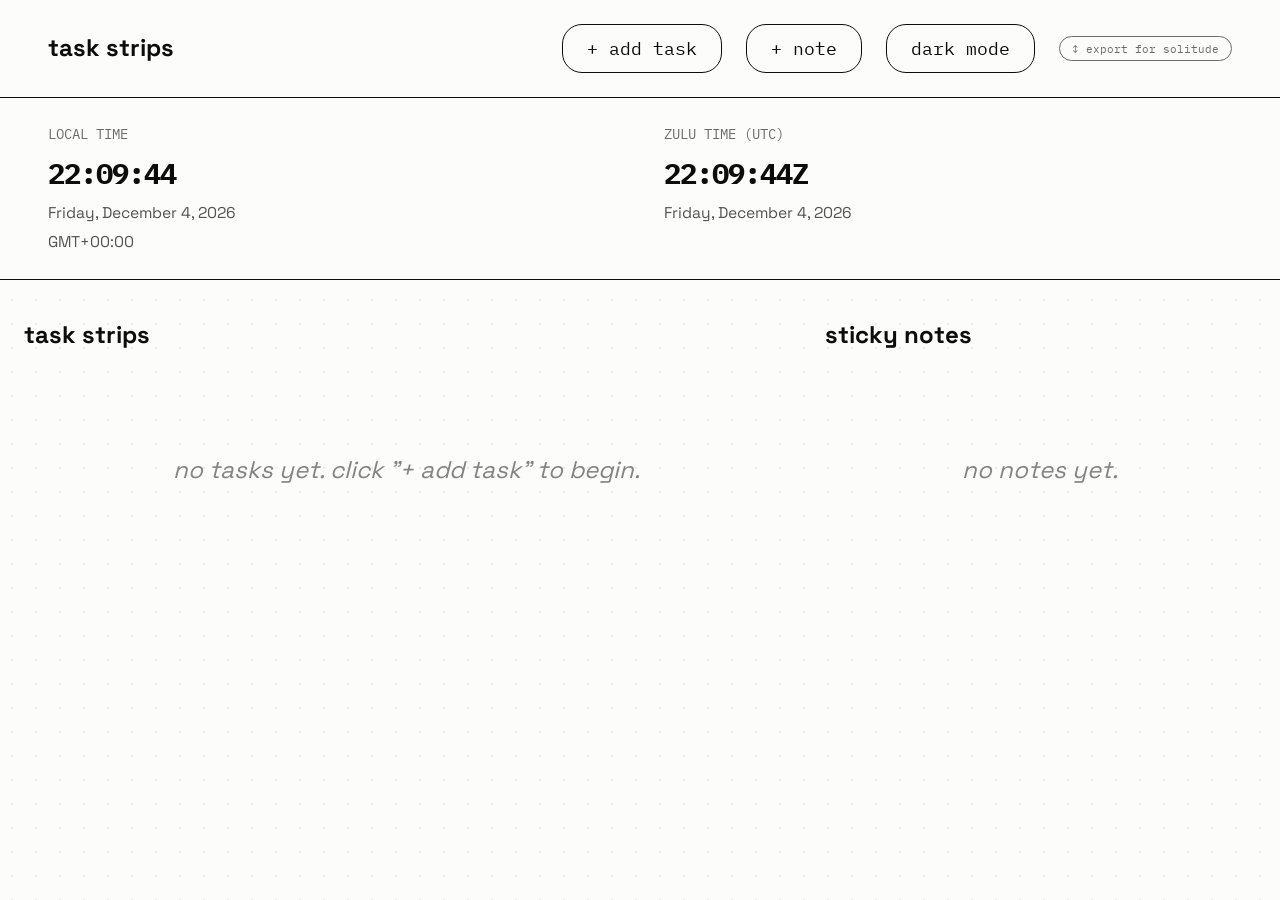
<file: ~fun/tasks.html>
<!DOCTYPE html>
<html lang="en">
<!--
===============================================================================
Document Title : Task Strips
Author         : Aaditya Rengarajan
Development    : Vibe-coded with assistance from Anthropic's Claude Sonnet 4.5
Description    : Flight strip style task management with real-time clocks
Created On     : 2026-01-29
===============================================================================
-->
<head>
    <meta charset="UTF-8">
    <meta name="viewport" content="width=device-width, initial-scale=1.0">
    <title>task strips</title>
    <link href="https://fonts.googleapis.com/css2?family=Space+Grotesk:wght@400;700&family=IBM+Plex+Mono:wght@500;600;700&display=swap" rel="stylesheet">
    <style>
        :root {
            --bg: #fcfcfa;
            --fg: #0c0c0c;
            --accent: #ff5500;
            --success: #00aa44;
            --warning: #ffaa00;
            --danger: #dd0000;
            --dot: rgba(0, 0, 0, .07);
            --border: 1px solid var(--fg);
            --strip-bg: #e8e6d8;
            --strip-border: #999;
            font-size: 24px;
        }
        body.dark {
            --bg: #0c0c0c;
            --fg: #fcfcfa;
            --dot: rgba(255, 255, 255, .1);
            --strip-bg: #2a2a2a;
            --strip-border: #555;
        }
        * { box-sizing: border-box; margin: 0; padding: 0; }
        body {
            background: var(--bg); color: var(--fg);
            font-family: 'Space Grotesk', sans-serif;
            line-height: 1.6; min-height: 100vh;
            overflow-x: hidden; transition: background .3s, color .3s;
        }
        body::before {
            content: ""; position: fixed; inset: 0; z-index: -1;
            background-image: radial-gradient(circle, var(--dot) 1px, transparent 1px);
            background-size: 24px 24px; animation: grid 45s linear infinite;
        }
        @keyframes grid { to { background-position: 300px 300px; } }
        nav {
            display: flex; justify-content: space-between; align-items: center;
            padding: 1rem 2rem; border-bottom: var(--border);
            background: var(--bg); position: sticky; top: 0; z-index: 100;
        }
        nav h1 { font-size: 1rem; font-weight: 700; text-transform: lowercase; }
        .nav-actions { display: flex; gap: 1rem; align-items: center; }
        button {
            font-family: 'IBM Plex Mono', monospace; font-size: .75rem;
            text-transform: lowercase; padding: .5rem 1rem;
            border: var(--border); background: var(--bg); color: var(--fg);
            cursor: pointer; border-radius: 20px; transition: .3s;
        }
        button:hover { background: var(--accent); color: #fff; border-color: var(--accent); }
        .time-display {
            display: flex; gap: 2rem; padding: 1rem 2rem;
            background: var(--bg); border-bottom: var(--border); flex-wrap: wrap;
        }
        .time-block { flex: 1; min-width: 200px; }
        .time-label { font-family: 'IBM Plex Mono', monospace; font-size: .6rem; text-transform: uppercase; opacity: .6; margin-bottom: .2rem; }
        .time-value { font-family: 'IBM Plex Mono', monospace; font-size: 1.2rem; font-weight: 700; letter-spacing: -1px; }
        .time-date { font-size: .65rem; margin-top: .2rem; opacity: .7; }
        .container {
            display: flex; gap: 1.5rem; max-width: 1600px;
            margin: 0 auto; padding: 1.5rem 1rem; align-items: flex-start;
        }
        .main-section { flex: 1; }
        .sidebar { width: 35%; position: sticky; top: 200px; max-height: calc(100vh - 220px); overflow-y: auto; }
        .section { margin-bottom: 1.5rem; }
        .section-header { display: flex; justify-content: space-between; align-items: center; margin-bottom: 1rem; }
        .section-title { font-size: 1rem; font-weight: 700; text-transform: lowercase; }
        .strips-container { display: flex; flex-direction: column; gap: .4rem; }
        .task-strip {
            background: var(--strip-bg); border: 2px solid var(--strip-border);
            padding: 0; display: grid;
            grid-template-columns: 28px 80px 1fr 90px 100px 90px;
            min-height: 50px; font-family: 'IBM Plex Mono', monospace;
            position: relative; transition: transform .2s, box-shadow .2s;
        }
        .task-strip:not(.dragging):hover { transform: translateX(4px); box-shadow: -4px 4px 0 var(--accent); }
        .task-strip.dragging { opacity: .4; border-style: dashed; }
        .task-strip.drag-over { border-top: 3px solid var(--accent); }
        .drag-handle {
            display: flex; align-items: center; justify-content: center;
            cursor: grab; color: var(--strip-border); font-size: .85rem;
            border-right: 1px solid var(--strip-border); user-select: none;
            transition: color .2s, background .2s;
        }
        .drag-handle:hover { color: var(--accent); background: rgba(255,85,0,.06); }
        .drag-handle:active { cursor: grabbing; }
        .strip-section {
            padding: .6rem; border-right: 1px solid var(--strip-border);
            display: flex; flex-direction: column; justify-content: center;
        }
        .strip-section:last-child { border-right: none; }
        .strip-callsign { font-size: .95rem; font-weight: 700; letter-spacing: .5px; }
        .strip-type { font-size: .55rem; opacity: .6; text-transform: uppercase; margin-top: .1rem; }
        .strip-task { font-size: .75rem; line-height: 1.3; }
        .strip-notes { font-size: .65rem; opacity: .7; margin-top: .2rem; }
        .strip-priority { font-size: .6rem; text-transform: uppercase; font-weight: 600; }
        .priority-high { color: var(--danger); }
        .priority-med { color: var(--warning); }
        .priority-low { color: var(--success); }
        .strip-elapsed { font-size: .65rem; opacity: .6; margin-top: .2rem; }
        .strip-deadline { font-size: .7rem; font-weight: 600; }
        .strip-actions { display: flex; flex-direction: column; gap: .2rem; padding: .4rem; }
        .strip-btn { font-size: .55rem; padding: .25rem .4rem; border-radius: 3px; border: 1px solid var(--strip-border); }
        .strip-btn.complete { background: var(--success); color: #fff; border-color: var(--success); }
        .strip-btn.delete { background: var(--danger); color: #fff; border-color: var(--danger); }
        .strip-btn.edit { background: var(--warning); color: #000; border-color: var(--warning); }
        .strip-btn:hover { opacity: .8; }
        .notes-grid { display: flex; flex-direction: column; gap: 1rem; }
        .sticky-note {
            background: #ffd700; padding: 1rem; min-height: 120px;
            border: none; box-shadow: 2px 2px 6px rgba(0,0,0,.2);
            position: relative; transform: rotate(-1deg);
            transition: transform .2s, box-shadow .2s;
        }
        .sticky-note:nth-child(even) { transform: rotate(1deg); background: #98fb98; }
        .sticky-note:nth-child(3n) { background: #ffb6c1; }
        .sticky-note:hover { transform: rotate(0deg) scale(1.02); box-shadow: 4px 4px 10px rgba(0,0,0,.3); z-index: 10; }
        .note-content { font-size: .75rem; line-height: 1.4; color: #000; word-wrap: break-word; }
        .note-time { font-size: .55rem; opacity: .6; margin-top: .75rem; color: #000; }
        .note-delete {
            position: absolute; top: .4rem; right: .4rem;
            background: rgba(0,0,0,.1); border: none; width: 20px; height: 20px;
            border-radius: 50%; font-size: .65rem; padding: 0; cursor: pointer; color: #000;
        }
        .note-delete:hover { background: rgba(0,0,0,.3); }
        .modal {
            position: fixed; inset: 0; z-index: 999;
            background: rgba(0,0,0,0.6); backdrop-filter: blur(6px);
            display: none; align-items: center; justify-content: center;
        }
        .modal.active { display: flex; }
        .modal-content {
            max-width: 600px; width: 90%; padding: 2rem;
            background: var(--bg); border: var(--border);
            border-radius: 10px; max-height: 90vh; overflow-y: auto;
        }
        .modal-header { display: flex; justify-content: space-between; align-items: center; margin-bottom: 1.5rem; }
        .modal h2 { font-size: 1.2rem; text-transform: lowercase; }
        .close-btn { background: none; border: none; font-size: 1.5rem; cursor: pointer; padding: 0; width: 30px; height: 30px; }
        .form-group { margin-bottom: 1.5rem; }
        label { display: block; font-family: 'IBM Plex Mono', monospace; font-size: .75rem; text-transform: lowercase; margin-bottom: .5rem; }
        input, select, textarea {
            width: 100%; font-family: 'IBM Plex Mono', monospace; font-size: .85rem;
            padding: .75rem; border: var(--border); background: var(--bg);
            color: var(--fg); border-radius: 4px;
        }
        textarea { resize: vertical; min-height: 100px; font-family: 'Space Grotesk', sans-serif; }
        .empty-state { text-align: center; padding: 3rem 1rem; opacity: .5; font-style: italic; }
        .export-textarea {
            width: 100%; font-family: 'IBM Plex Mono', monospace; font-size: .6rem;
            padding: .5rem; border: var(--border); background: var(--bg);
            color: var(--fg); border-radius: 4px; resize: vertical;
        }
        .copy-btn-row { display: flex; gap: .5rem; margin-top: .5rem; }
        @media (max-width: 768px) {
            .container { flex-direction: column; }
            .sidebar { width: 100%; position: relative; top: 0; max-height: none; }
            .task-strip { grid-template-columns: 28px 1fr; min-height: auto; }
            .strip-section { border-right: none; border-bottom: 1px solid var(--strip-border); }
            .strip-section:last-child { border-bottom: none; }
            .time-display { flex-direction: column; gap: 1rem; }
        }
    </style>
</head>
<body>
    <nav>
        <h1>task strips</h1>
        <div class="nav-actions">
            <button id="addTaskBtn">+ add task</button>
            <button id="addNoteBtn">+ note</button>
            <button id="darkModeBtn">dark mode</button>
            <button id="exportBtn" style="font-size:.45rem;padding:.2rem .5rem;opacity:.6;">&#8597; export for solitude</button>
        </div>
    </nav>

    <div class="time-display">
        <div class="time-block">
            <div class="time-label">local time</div>
            <div class="time-value" id="localTime">00:00:00</div>
            <div class="time-date" id="localDate">loading...</div>
            <div class="time-date" id="localTimezone">gmt+0</div>
        </div>
        <div class="time-block">
            <div class="time-label">zulu time (utc)</div>
            <div class="time-value" id="zuluTime">00:00:00</div>
            <div class="time-date" id="zuluDate">loading...</div>
        </div>
    </div>

    <div class="container">
        <div class="main-section">
            <div class="section">
                <div class="section-header">
                    <h2 class="section-title">task strips</h2>
                </div>
                <div class="strips-container" id="stripsContainer">
                    <div class="empty-state">no tasks yet. click "+ add task" to begin.</div>
                </div>
            </div>
        </div>
        <div class="sidebar">
            <div class="section">
                <div class="section-header">
                    <h2 class="section-title">sticky notes</h2>
                </div>
                <div class="notes-grid" id="notesGrid">
                    <div class="empty-state">no notes yet.</div>
                </div>
            </div>
        </div>
    </div>

    <!-- Add Task Modal -->
    <div class="modal" id="taskModal">
        <div class="modal-content">
            <div class="modal-header">
                <h2>add task</h2>
                <button class="close-btn" id="closeTaskModal">&#10005;</button>
            </div>
            <div class="form-group">
                <label>task id</label>
                <input type="text" id="taskCallsign" placeholder="auto: TASK-001">
            </div>
            <div class="form-group">
                <label>type</label>
                <input type="text" id="taskType" placeholder="e.g., dev, meeting, review">
            </div>
            <div class="form-group">
                <label>description</label>
                <textarea id="taskDescription" placeholder="what needs to be done..."></textarea>
            </div>
            <div class="form-group">
                <label>notes</label>
                <input type="text" id="taskNotes" placeholder="optional details">
            </div>
            <div class="form-group">
                <label>priority</label>
                <select id="taskPriority">
                    <option value="low">low</option>
                    <option value="med" selected>medium</option>
                    <option value="high">high</option>
                </select>
            </div>
            <div class="form-group">
                <label>deadline</label>
                <input type="datetime-local" id="taskDeadline">
            </div>
            <button id="saveTaskBtn" style="width:100%;">add task</button>
        </div>
    </div>

    <!-- Add Note Modal -->
    <div class="modal" id="noteModal">
        <div class="modal-content">
            <div class="modal-header">
                <h2>add note</h2>
                <button class="close-btn" id="closeNoteModal">&#10005;</button>
            </div>
            <div class="form-group">
                <label>note</label>
                <textarea id="noteContent" placeholder="type your note..." style="min-height:150px;"></textarea>
            </div>
            <button id="saveNoteBtn" style="width:100%;">add note</button>
        </div>
    </div>

    <!-- Edit Task Modal -->
    <div class="modal" id="editModal">
        <div class="modal-content">
            <div class="modal-header">
                <h2>edit task</h2>
                <button class="close-btn" id="closeEditModal">&#10005;</button>
            </div>
            <div class="form-group">
                <label>task id</label>
                <input type="text" id="editCallsign">
            </div>
            <div class="form-group">
                <label>type</label>
                <input type="text" id="editType">
            </div>
            <div class="form-group">
                <label>description</label>
                <textarea id="editDescription"></textarea>
            </div>
            <div class="form-group">
                <label>notes</label>
                <input type="text" id="editNotes">
            </div>
            <div class="form-group">
                <label>priority</label>
                <select id="editPriority">
                    <option value="low">low</option>
                    <option value="med">medium</option>
                    <option value="high">high</option>
                </select>
            </div>
            <div class="form-group">
                <label>deadline</label>
                <input type="datetime-local" id="editDeadline">
            </div>
            <button id="saveEditBtn" style="width:100%;">save changes</button>
        </div>
    </div>

    <!-- Export for Solitude Modal -->
    <div class="modal" id="exportModal">
        <div class="modal-content">
            <div class="modal-header">
                <h2>&#8597; export for solitude os</h2>
                <button class="close-btn" id="closeExportModal">&#10005;</button>
            </div>
            <p style="font-size:.65rem;opacity:.7;margin-bottom:1.5rem;">
                copy each block below, then paste into solitude os via file &#8594; sync with task strips.
            </p>
            <div class="form-group">
                <label>tasks (paste into "tasks" field in solitude)</label>
                <textarea class="export-textarea" id="exportTasksText" rows="6" readonly></textarea>
                <div class="copy-btn-row">
                    <button onclick="copyExport('exportTasksText', this)">copy tasks</button>
                </div>
            </div>
            <div class="form-group">
                <label>notes (paste into "notes" field in solitude)</label>
                <textarea class="export-textarea" id="exportNotesText" rows="4" readonly></textarea>
                <div class="copy-btn-row">
                    <button onclick="copyExport('exportNotesText', this)">copy notes</button>
                </div>
            </div>
        </div>
    </div>

    <script>
        let tasks = JSON.parse(localStorage.getItem('taskStrips')) || [];
        let notes = JSON.parse(localStorage.getItem('stickyNotes')) || [];
        let taskCounter = parseInt(localStorage.getItem('taskCounter')) || 1;

        function getNextTaskId() {
            const id = `TASK-${String(taskCounter).padStart(3, '0')}`;
            taskCounter++;
            localStorage.setItem('taskCounter', taskCounter);
            return id;
        }

        function getElapsedTime(timestamp) {
            const diff = Date.now() - timestamp;
            const s = Math.floor(diff/1000), m = Math.floor(s/60), h = Math.floor(m/60), d = Math.floor(h/24);
            if (d > 0) return `${d}d ${h%24}h`;
            if (h > 0) return `${h}h ${m%60}m`;
            if (m > 0) return `${m}m ${s%60}s`;
            return `${s}s`;
        }

        function updateClocks() {
            const now = new Date();
            const localTime = now.toLocaleTimeString('en-US', {hour:'2-digit',minute:'2-digit',second:'2-digit',hour12:false});
            const localDate = now.toLocaleDateString('en-US', {weekday:'long',year:'numeric',month:'long',day:'numeric'});
            const off = -now.getTimezoneOffset();
            const offH = Math.floor(Math.abs(off)/60), offM = Math.abs(off)%60;
            const gmt = `GMT${off>=0?'+':'-'}${String(offH).padStart(2,'0')}:${String(offM).padStart(2,'0')}`;
            const zuluTime = now.toISOString().substr(11,8);
            const zuluDate = now.toLocaleDateString('en-US',{weekday:'long',year:'numeric',month:'long',day:'numeric',timeZone:'UTC'});
            document.getElementById('localTime').textContent = localTime;
            document.getElementById('localDate').textContent = localDate;
            document.getElementById('localTimezone').textContent = gmt;
            document.getElementById('zuluTime').textContent = zuluTime + 'Z';
            document.getElementById('zuluDate').textContent = zuluDate;
            document.querySelectorAll('.strip-elapsed').forEach(el => {
                el.textContent = getElapsedTime(parseInt(el.dataset.timestamp));
            });
        }
        updateClocks();
        setInterval(updateClocks, 1000);

        function renderTasks() {
            const container = document.getElementById('stripsContainer');
            if (!tasks.length) {
                container.innerHTML = '<div class="empty-state">no tasks yet. click "+ add task" to begin.</div>';
                return;
            }
            container.innerHTML = tasks.map((task, index) => {
                const pClass = `priority-${task.priority}`;
                const dlHtml = task.deadline ? `<div class="strip-deadline">${new Date(task.deadline).toLocaleString('en-US',{month:'short',day:'numeric',hour:'2-digit',minute:'2-digit'})}</div>` : '';
                return `
                    <div class="task-strip" draggable="true" data-index="${index}"
                         ondragstart="onDragStart(event,${index})" ondragover="onDragOver(event)"
                         ondragleave="onDragLeave(event)" ondrop="onDrop(event,${index})" ondragend="onDragEnd(event)">
                        <div class="drag-handle" title="drag to reorder">&#10783;</div>
                        <div class="strip-section">
                            <div class="strip-callsign">${task.callsign}</div>
                            <div class="strip-type">${task.type}</div>
                        </div>
                        <div class="strip-section">
                            <div class="strip-task">${task.description}</div>
                            ${task.notes ? `<div class="strip-notes">${task.notes}</div>` : ''}
                        </div>
                        <div class="strip-section">
                            <div class="strip-priority ${pClass}">${task.priority}</div>
                            <div class="strip-elapsed" data-timestamp="${task.timestamp}"></div>
                        </div>
                        <div class="strip-section">${dlHtml}</div>
                        <div class="strip-actions">
                            <button class="strip-btn edit" onclick="openEditModal(${index})">&#9998;</button>
                            <button class="strip-btn complete" onclick="completeTask(${index})">&#10003;</button>
                            <button class="strip-btn delete" onclick="deleteTask(${index})">&#10005;</button>
                        </div>
                    </div>`;
            }).join('');
            updateClocks();
        }

        function saveTasks() {
            localStorage.setItem('taskStrips', JSON.stringify(tasks));
        }

        function addTask(taskData) {
            tasks.push({...taskData, timestamp: Date.now()});
            saveTasks();
            renderTasks();
        }

        function completeTask(index) {
            if (confirm('mark this task as complete?')) {
                tasks.splice(index, 1);
                saveTasks();
                renderTasks();
            }
        }

        function deleteTask(index) {
            if (confirm('delete this task?')) {
                tasks.splice(index, 1);
                saveTasks();
                renderTasks();
            }
        }

        let dragSrcIndex = null;
        function onDragStart(e, index) { dragSrcIndex = index; e.currentTarget.classList.add('dragging'); e.dataTransfer.effectAllowed = 'move'; }
        function onDragOver(e) { e.preventDefault(); e.dataTransfer.dropEffect = 'move'; e.currentTarget.classList.add('drag-over'); }
        function onDragLeave(e) { e.currentTarget.classList.remove('drag-over'); }
        function onDrop(e, dropIndex) {
            e.preventDefault(); e.currentTarget.classList.remove('drag-over');
            if (dragSrcIndex === null || dragSrcIndex === dropIndex) return;
            const moved = tasks.splice(dragSrcIndex, 1)[0];
            tasks.splice(dropIndex, 0, moved);
            saveTasks(); renderTasks();
        }
        function onDragEnd(e) {
            document.querySelectorAll('.task-strip').forEach(el => el.classList.remove('dragging','drag-over'));
            dragSrcIndex = null;
        }

        let editingIndex = null;
        function openEditModal(index) {
            editingIndex = index;
            const task = tasks[index];
            document.getElementById('editCallsign').value = task.callsign;
            document.getElementById('editType').value = task.type;
            document.getElementById('editDescription').value = task.description;
            document.getElementById('editNotes').value = task.notes || '';
            document.getElementById('editPriority').value = task.priority;
            document.getElementById('editDeadline').value = task.deadline || '';
            document.getElementById('editModal').classList.add('active');
        }

        function renderNotes() {
            const container = document.getElementById('notesGrid');
            if (!notes.length) { container.innerHTML = '<div class="empty-state">no notes yet.</div>'; return; }
            container.innerHTML = notes.map((note, index) => `
                <div class="sticky-note">
                    <button class="note-delete" onclick="deleteNote(${index})">&#10005;</button>
                    <div class="note-content">${note.content}</div>
                    <div class="note-time">${note.created}</div>
                </div>`).join('');
        }

        function addNote(content) {
            notes.push({
                content,
                created: new Date().toLocaleString('en-US',{month:'short',day:'numeric',hour:'2-digit',minute:'2-digit'})
            });
            localStorage.setItem('stickyNotes', JSON.stringify(notes));
            renderNotes();
        }

        function deleteNote(index) {
            notes.splice(index, 1);
            localStorage.setItem('stickyNotes', JSON.stringify(notes));
            renderNotes();
        }

        // ── Export for Solitude ──
        function copyExport(id, btn) {
            const el = document.getElementById(id);
            el.select();
            document.execCommand('copy');
            const orig = btn.textContent;
            btn.textContent = 'copied!';
            setTimeout(function() { btn.textContent = orig; }, 1500);
        }

        document.getElementById('exportBtn').addEventListener('click', function() {
            document.getElementById('exportTasksText').value = localStorage.getItem('taskStrips') || '[]';
            document.getElementById('exportNotesText').value = localStorage.getItem('stickyNotes') || '[]';
            document.getElementById('exportModal').classList.add('active');
        });
        document.getElementById('closeExportModal').addEventListener('click', function() {
            document.getElementById('exportModal').classList.remove('active');
        });

        // ── Modals ──
        const taskModal = document.getElementById('taskModal');
        const noteModal = document.getElementById('noteModal');
        const editModal = document.getElementById('editModal');

        document.getElementById('addTaskBtn').addEventListener('click', () => {
            taskModal.classList.add('active');
            document.getElementById('taskCallsign').placeholder = `auto: ${getNextTaskId()}`;
        });
        document.getElementById('addNoteBtn').addEventListener('click', () => noteModal.classList.add('active'));
        document.getElementById('closeTaskModal').addEventListener('click', () => taskModal.classList.remove('active'));
        document.getElementById('closeNoteModal').addEventListener('click', () => noteModal.classList.remove('active'));
        document.getElementById('closeEditModal').addEventListener('click', () => editModal.classList.remove('active'));

        [taskModal, noteModal, editModal].forEach(modal => {
            modal.addEventListener('click', e => { if (e.target === modal) modal.classList.remove('active'); });
        });

        document.getElementById('saveEditBtn').addEventListener('click', () => {
            if (editingIndex === null) return;
            const description = document.getElementById('editDescription').value.trim();
            if (!description) { alert('please enter a description!'); return; }
            tasks[editingIndex] = {
                ...tasks[editingIndex],
                callsign: document.getElementById('editCallsign').value.trim() || tasks[editingIndex].callsign,
                type: document.getElementById('editType').value.trim() || 'general',
                description,
                notes: document.getElementById('editNotes').value.trim(),
                priority: document.getElementById('editPriority').value,
                deadline: document.getElementById('editDeadline').value,
            };
            saveTasks(); renderTasks(); editModal.classList.remove('active'); editingIndex = null;
        });

        document.getElementById('saveTaskBtn').addEventListener('click', () => {
            let callsign = document.getElementById('taskCallsign').value.trim();
            const type = document.getElementById('taskType').value.trim();
            const description = document.getElementById('taskDescription').value.trim();
            const notes = document.getElementById('taskNotes').value.trim();
            const priority = document.getElementById('taskPriority').value;
            const deadline = document.getElementById('taskDeadline').value;
            if (!description) { alert('please enter a description!'); return; }
            if (!callsign) callsign = getNextTaskId();
            addTask({callsign, type: type || 'general', description, notes, priority, deadline});
            document.getElementById('taskCallsign').value = '';
            document.getElementById('taskType').value = '';
            document.getElementById('taskDescription').value = '';
            document.getElementById('taskNotes').value = '';
            document.getElementById('taskPriority').value = 'med';
            document.getElementById('taskDeadline').value = '';
            taskModal.classList.remove('active');
        });

        document.getElementById('saveNoteBtn').addEventListener('click', () => {
            const content = document.getElementById('noteContent').value.trim();
            if (!content) { alert('please enter some text!'); return; }
            addNote(content);
            document.getElementById('noteContent').value = '';
            noteModal.classList.remove('active');
        });

        // ── Dark mode ──
        const darkModeBtn = document.getElementById('darkModeBtn');
        if (localStorage.getItem('theme') === 'dark') { document.body.classList.add('dark'); darkModeBtn.textContent = 'light mode'; }
        darkModeBtn.addEventListener('click', () => {
            document.body.classList.toggle('dark');
            const isDark = document.body.classList.contains('dark');
            darkModeBtn.textContent = isDark ? 'light mode' : 'dark mode';
            localStorage.setItem('theme', isDark ? 'dark' : 'light');
        });

        renderTasks();
        renderNotes();
    </script>
</body>
</html>
</file>
